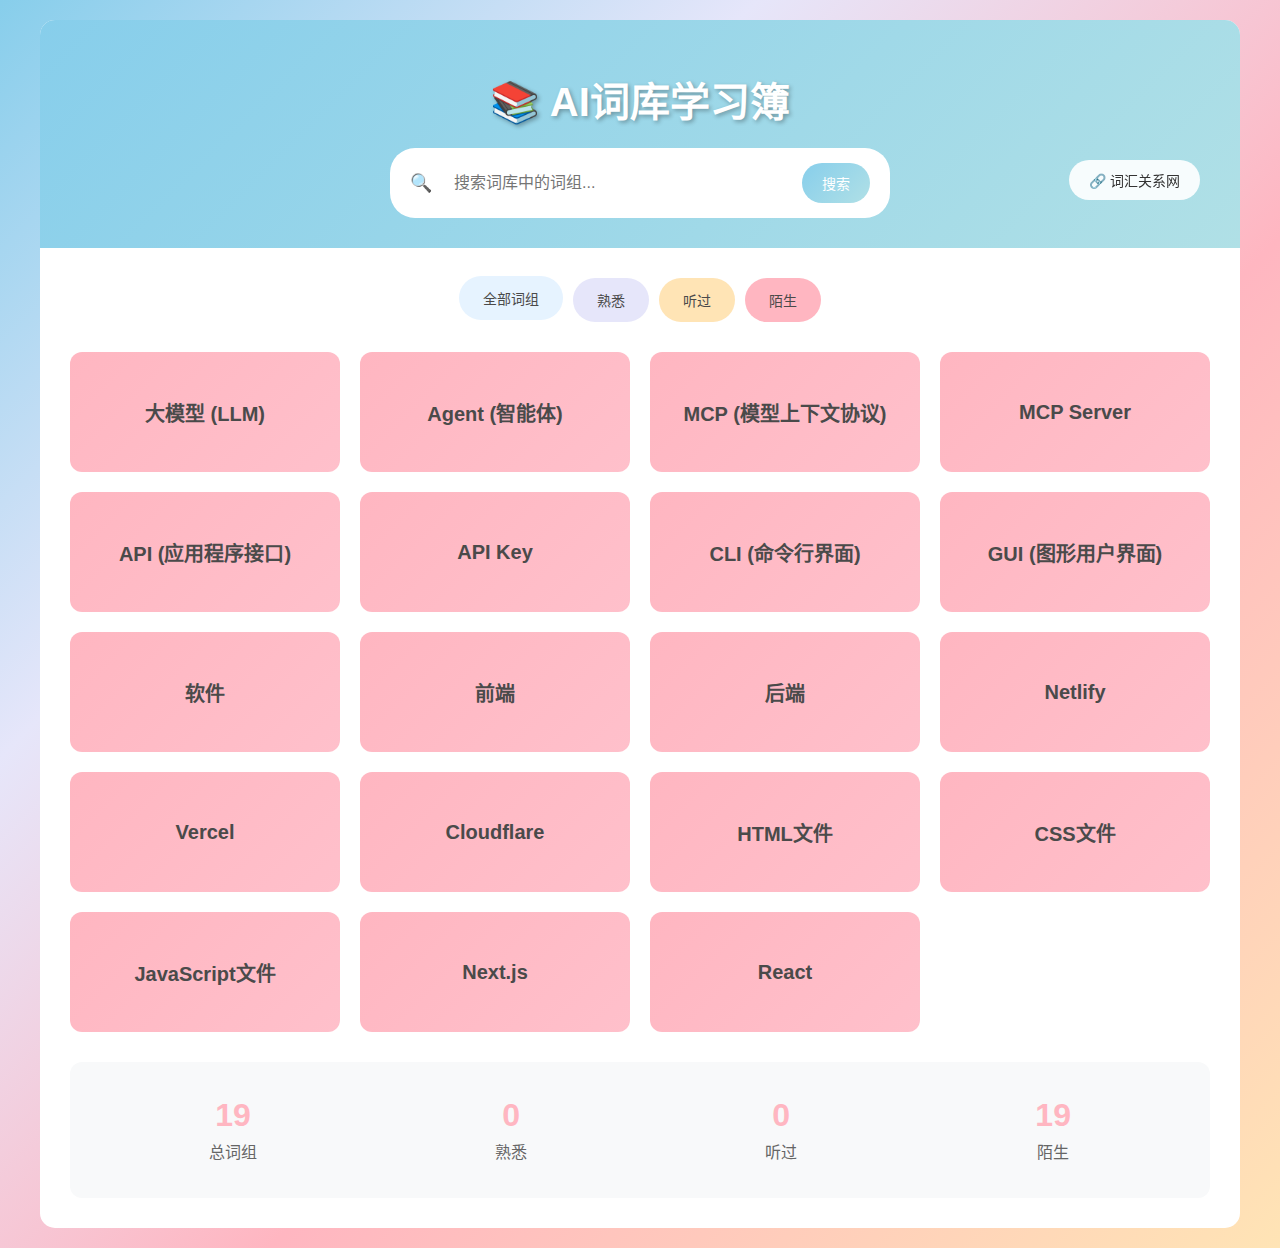
<file: index.html>
<!DOCTYPE html>
<html lang="zh-CN">
<head>
    <meta charset="UTF-8">
    <meta name="viewport" content="width=device-width, initial-scale=1.0">
    <title>AI词库学习簿</title>
    <link rel="stylesheet" href="styles.css">
</head>
<body>
    <div class="container">
        <!-- 右上角词汇关系网按钮 -->
        <div class="top-right-btn">
            <button class="relationship-btn" id="relationshipBtn">🔗 词汇关系网</button>
        </div>
        
        <div class="header">
            <div class="header-top">
                <h1>📚 AI词库学习簿</h1>
            </div>
            <div class="search-container">
                <div class="search-box">
                    <span class="search-icon">🔍</span>
                    <input type="text" id="searchInput" class="search-input" placeholder="搜索词库中的词组...">
                    <button type="button" id="searchBtn" class="search-btn">搜索</button>
                </div>
            </div>
        </div>

        <div class="main-content">
            <div class="status-tabs">
                <button class="status-tab active" data-status="all">全部词组</button>
                <button class="status-tab" data-status="familiar">熟悉</button>
                <button class="status-tab" data-status="heard">听过</button>
                <button class="status-tab" data-status="unknown">陌生</button>
            </div>

            <div class="words-grid" id="wordsGrid">
                <!-- 词组卡片将在这里动态生成 -->
            </div>

            <div class="stats">
                <div class="stat-item">
                    <div class="stat-number" id="totalCount">0</div>
                    <div class="stat-label">总词组</div>
                </div>
                <div class="stat-item">
                    <div class="stat-number" id="familiarCount">0</div>
                    <div class="stat-label">熟悉</div>
                </div>
                <div class="stat-item">
                    <div class="stat-number" id="heardCount">0</div>
                    <div class="stat-label">听过</div>
                </div>
                <div class="stat-item">
                    <div class="stat-number" id="unknownCount">0</div>
                    <div class="stat-label">陌生</div>
                </div>
            </div>
        </div>
    </div>

    <!-- 词汇关系网模态框 -->
    <div id="relationshipModal" class="relationship-modal">
        <div class="modal-content">
            <div class="modal-header">
                <h2>🔗 词汇关系网</h2>
                <button class="close-btn" id="closeModal">&times;</button>
            </div>
            <div class="modal-body">
                <div class="relationship-network" id="relationshipNetwork">
                    <!-- 词汇关系网将在这里动态生成 -->
                </div>
            </div>
        </div>
    </div>

    <script src="script.js"></script>
</body>
</html>
</file>
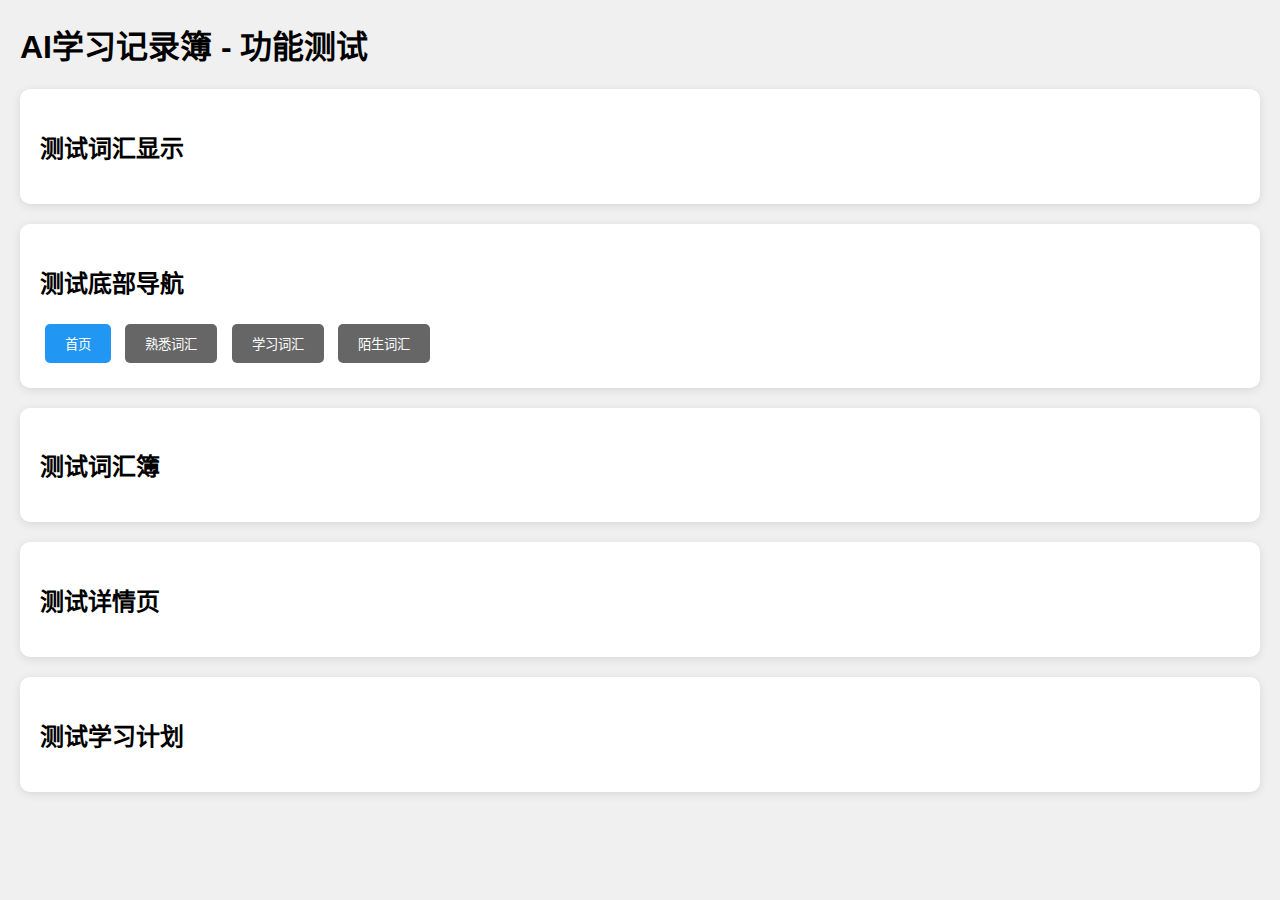
<file: test.html>
<!DOCTYPE html>
<html lang="zh-CN">
<head>
    <meta charset="UTF-8">
    <meta name="viewport" content="width=device-width, initial-scale=1.0">
    <title>AI学习记录簿 - 测试</title>
    <style>
        body {
            font-family: Arial, sans-serif;
            margin: 20px;
            background: #f0f0f0;
        }
        .test-section {
            background: white;
            padding: 20px;
            margin: 20px 0;
            border-radius: 10px;
            box-shadow: 0 2px 10px rgba(0,0,0,0.1);
        }
        .vocabulary-card {
            background: #e3f2fd;
            padding: 15px;
            margin: 10px 0;
            border-radius: 8px;
            border-left: 4px solid #2196f3;
        }
        .status {
            display: inline-block;
            padding: 5px 10px;
            border-radius: 15px;
            font-size: 12px;
            margin-top: 10px;
        }
        .status-unlearned { background: #fff3e0; color: #f57c00; }
        .status-learning { background: #e3f2fd; color: #1976d2; }
        .status-familiar { background: #e8f5e8; color: #388e3c; }
        .status-unfamiliar { background: #ffebee; color: #d32f2f; }
        button {
            background: #2196f3;
            color: white;
            border: none;
            padding: 10px 20px;
            border-radius: 5px;
            cursor: pointer;
            margin: 5px;
        }
        button:hover {
            background: #1976d2;
        }
        .nav-btn {
            background: #666;
            margin: 5px;
        }
        .nav-btn.active {
            background: #2196f3;
        }
    </style>
</head>
<body>
    <h1>AI学习记录簿 - 功能测试</h1>
    
    <div class="test-section">
        <h2>测试词汇显示</h2>
        <div id="vocabularyGrid"></div>
    </div>
    
    <div class="test-section">
        <h2>测试底部导航</h2>
        <div class="bottom-nav">
            <button class="nav-btn active" data-view="home">首页</button>
            <button class="nav-btn" data-view="familiar">熟悉词汇</button>
            <button class="nav-btn" data-view="learning">学习词汇</button>
            <button class="nav-btn" data-view="unfamiliar">陌生词汇</button>
        </div>
    </div>
    
    <div class="test-section">
        <h2>测试词汇簿</h2>
        <div id="vocabularyBooks" style="display: none;">
            <h3 id="booksTitle">词汇簿</h3>
            <button id="backToHome">返回首页</button>
            <div id="booksContent"></div>
        </div>
    </div>
    
    <div class="test-section">
        <h2>测试详情页</h2>
        <div id="vocabularyDetail" style="display: none;">
            <h3 id="detailTitle"></h3>
            <p id="detailDefinition"></p>
            <div id="featuresList"></div>
            <div id="applicationsCarousel"></div>
            <button id="closeDetail">关闭</button>
        </div>
    </div>
    
    <div class="test-section">
        <h2>测试学习计划</h2>
        <div id="studyPlanModal" style="display: none;">
            <h3>学习计划</h3>
            <div id="planContent"></div>
            <button id="closePlanModal">关闭</button>
        </div>
    </div>

    <script>
        // 简化的测试数据
        const vocabularyData = [
            {
                id: 1,
                title: "大模型 (LLM)",
                description: "基于海量数据训练的"人工智能大脑"",
                category: "ai",
                status: "unlearned",
                definition: "大语言模型（Large Language Model）是一种基于深度学习的自然语言处理模型。",
                features: [
                    { icon: "🧠", text: "海量数据训练" },
                    { icon: "💬", text: "语言理解生成" }
                ],
                applications: [
                    { name: "GPT-4", description: "OpenAI开发的大语言模型" },
                    { name: "Claude 3", description: "Anthropic开发的AI助手" }
                ]
            },
            {
                id: 2,
                title: "Agent (智能体)",
                description: "拥有"大脑"的"虚拟员工"",
                category: "ai",
                status: "unlearned",
                definition: "智能体是一种能够感知环境、做出决策并执行行动的AI系统。",
                features: [
                    { icon: "👁️", text: "环境感知" },
                    { icon: "🧠", text: "智能决策" }
                ],
                applications: [
                    { name: "Claude Code", description: "自动写代码、调试的AI助手" }
                ]
            }
        ];

        let currentView = 'home';
        let filteredVocabulary = [...vocabularyData];

        // 渲染词汇网格
        function renderVocabularyGrid() {
            const grid = document.getElementById('vocabularyGrid');
            grid.innerHTML = filteredVocabulary.map(item => `
                <div class="vocabulary-card">
                    <h3>${item.title}</h3>
                    <p>${item.description}</p>
                    <div class="status status-${item.status}" onclick="changeStatus(${item.id})">
                        ${getStatusText(item.status)}
                    </div>
                </div>
            `).join('');
        }

        // 获取状态文本
        function getStatusText(status) {
            const statusMap = {
                'unlearned': '未学习',
                'learning': '学习中',
                'familiar': '已熟悉',
                'unfamiliar': '需复习'
            };
            return statusMap[status] || '未学习';
        }

        // 改变状态
        function changeStatus(id) {
            const item = vocabularyData.find(v => v.id === id);
            if (item) {
                const statuses = ['unlearned', 'learning', 'familiar', 'unfamiliar'];
                const currentIndex = statuses.indexOf(item.status);
                const nextIndex = (currentIndex + 1) % statuses.length;
                item.status = statuses[nextIndex];
                renderVocabularyGrid();
            }
        }

        // 切换视图
        function switchView(view) {
            currentView = view;
            console.log('切换到视图:', view);
            
            // 更新导航按钮状态
            document.querySelectorAll('.nav-btn').forEach(btn => {
                btn.classList.toggle('active', btn.dataset.view === view);
            });
            
            if (view === 'home') {
                document.getElementById('vocabularyBooks').style.display = 'none';
                renderVocabularyGrid();
            } else {
                document.getElementById('vocabularyBooks').style.display = 'block';
                document.getElementById('booksTitle').textContent = getBooksTitle(view);
                renderVocabularyBooks();
            }
        }

        // 获取词汇簿标题
        function getBooksTitle(view) {
            const titles = {
                'familiar': '熟悉词汇簿',
                'learning': '学习词汇簿',
                'unfamiliar': '陌生词汇簿'
            };
            return titles[view] || '词汇簿';
        }

        // 渲染词汇簿
        function renderVocabularyBooks() {
            const status = currentView;
            const items = vocabularyData.filter(item => item.status === status);
            const content = document.getElementById('booksContent');
            
            content.innerHTML = `
                <h4>${getBooksTitle(status)} (${items.length})</h4>
                ${items.map(item => `
                    <div class="vocabulary-card">
                        <h4>${item.title}</h4>
                        <p>${item.description}</p>
                    </div>
                `).join('')}
            `;
        }

        // 设置事件监听器
        function setupEventListeners() {
            // 底部导航点击
            document.querySelectorAll('.nav-btn').forEach(btn => {
                btn.addEventListener('click', (e) => {
                    const view = e.target.closest('.nav-btn').dataset.view;
                    if (view) {
                        switchView(view);
                    }
                });
            });

            // 返回首页
            document.getElementById('backToHome').addEventListener('click', () => {
                switchView('home');
            });
        }

        // 初始化
        function initApp() {
            console.log('初始化测试应用');
            console.log('词汇数据数量:', vocabularyData.length);
            renderVocabularyGrid();
            setupEventListeners();
        }

        // 页面加载完成后初始化
        document.addEventListener('DOMContentLoaded', initApp);
    </script>
</body>
</html>
</file>
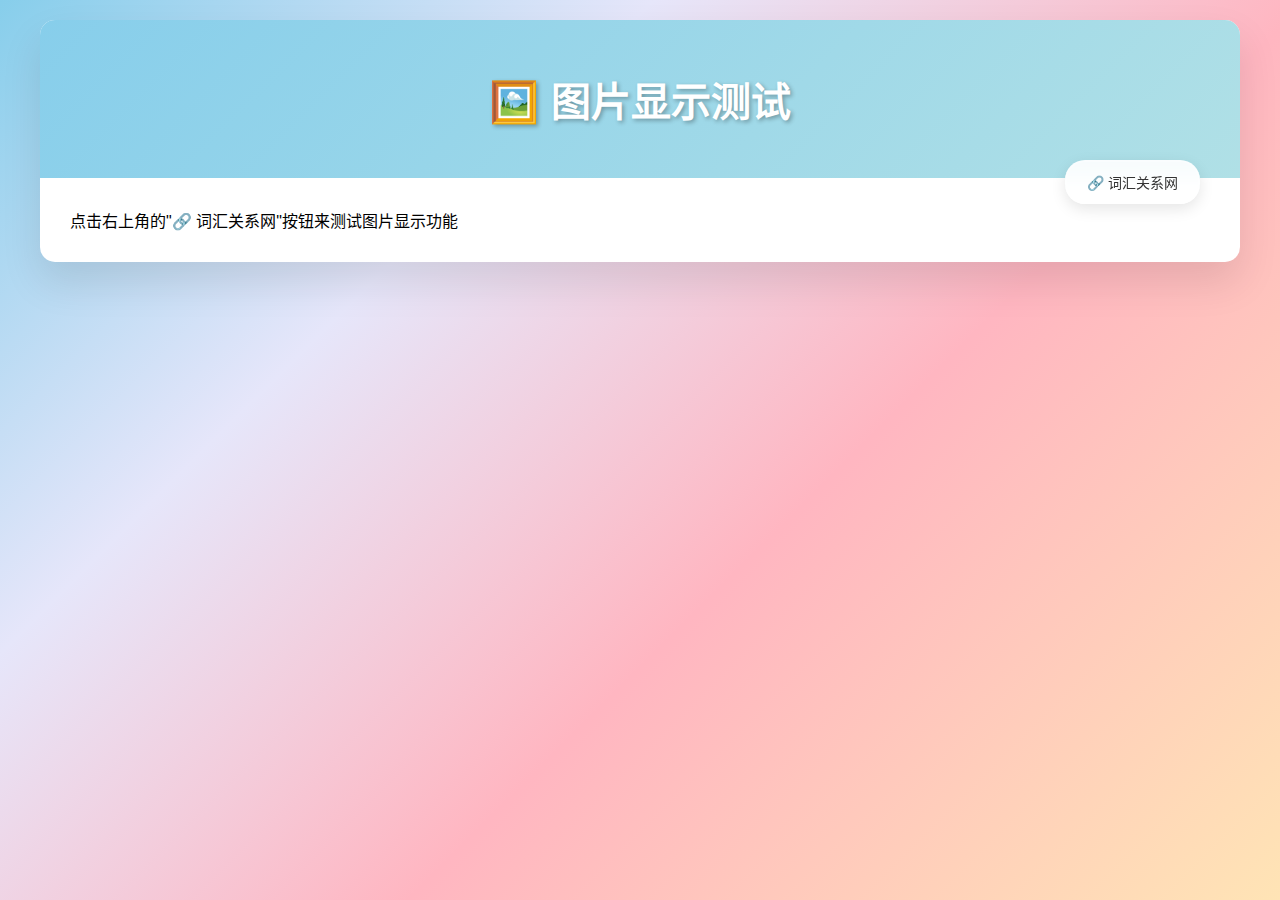
<file: test_image.html>
<!DOCTYPE html>
<html lang="zh-CN">
<head>
    <meta charset="UTF-8">
    <meta name="viewport" content="width=device-width, initial-scale=1.0">
    <title>图片显示测试</title>
    <link rel="stylesheet" href="styles.css">
</head>
<body>
    <div class="container">
        <div class="top-right-btn">
            <button class="relationship-btn" id="relationshipBtn">🔗 词汇关系网</button>
        </div>
        
        <div class="header">
            <div class="header-top">
                <h1>🖼️ 图片显示测试</h1>
            </div>
        </div>

        <div class="main-content">
            <p>点击右上角的"🔗 词汇关系网"按钮来测试图片显示功能</p>
        </div>
    </div>

    <div id="relationshipModal" class="relationship-modal">
        <div class="modal-content">
            <div class="modal-header">
                <h2>🔗 词汇关系网</h2>
                <button class="close-btn" id="closeModal">&times;</button>
            </div>
            <div class="modal-body">
                <div class="relationship-network" id="relationshipNetwork">
                </div>
            </div>
        </div>
    </div>

    <script>
        // 词汇关系网功能
        function showRelationshipModal() {
            const modal = document.getElementById('relationshipModal');
            if (modal) {
                modal.classList.add('show');
                generateRelationshipNetwork();
                console.log('🔗 词汇关系网模态框已打开');
            }
        }

        function closeRelationshipModal() {
            const modal = document.getElementById('relationshipModal');
            if (modal) {
                modal.classList.remove('show');
                console.log('🔗 词汇关系网模态框已关闭');
            }
        }

        function generateRelationshipNetwork() {
            const networkContainer = document.getElementById('relationshipNetwork');
            if (!networkContainer) return;
            
            // 清空容器
            networkContainer.innerHTML = '';
            
            // 直接显示图片
            const networkHTML = `
                <div class="image-display">
                    <img src="deepseek_mermaid_20250831_888dff.png" alt="AI系统架构图" class="architecture-image">
                    <div class="image-caption">
                        <h3>🔗 AI智能体系统架构图</h3>
                        <p>完整的AI系统架构关系图，展示了从用户界面到AI核心的完整数据流</p>
                    </div>
                </div>
            `;
            
            networkContainer.innerHTML = networkHTML;
        }

        // 设置事件监听器
        document.addEventListener('DOMContentLoaded', function() {
            // 词汇关系网按钮事件
            const relationshipBtn = document.getElementById('relationshipBtn');
            if (relationshipBtn) {
                relationshipBtn.addEventListener('click', showRelationshipModal);
            }
            
            // 模态框关闭按钮事件
            const closeModalBtn = document.getElementById('closeModal');
            if (closeModalBtn) {
                closeModalBtn.addEventListener('click', closeRelationshipModal);
            }
            
            // 点击模态框外部关闭
            const modal = document.getElementById('relationshipModal');
            if (modal) {
                modal.addEventListener('click', function(e) {
                    if (e.target === modal) {
                        closeRelationshipModal();
                    }
                });
            }
            
            // ESC键关闭模态框
            document.addEventListener('keydown', function(e) {
                if (e.key === 'Escape') {
                    closeRelationshipModal();
                }
            });
            
            console.log('✅ 图片显示测试页面已加载');
        });
    </script>
</body>
</html>
</file>
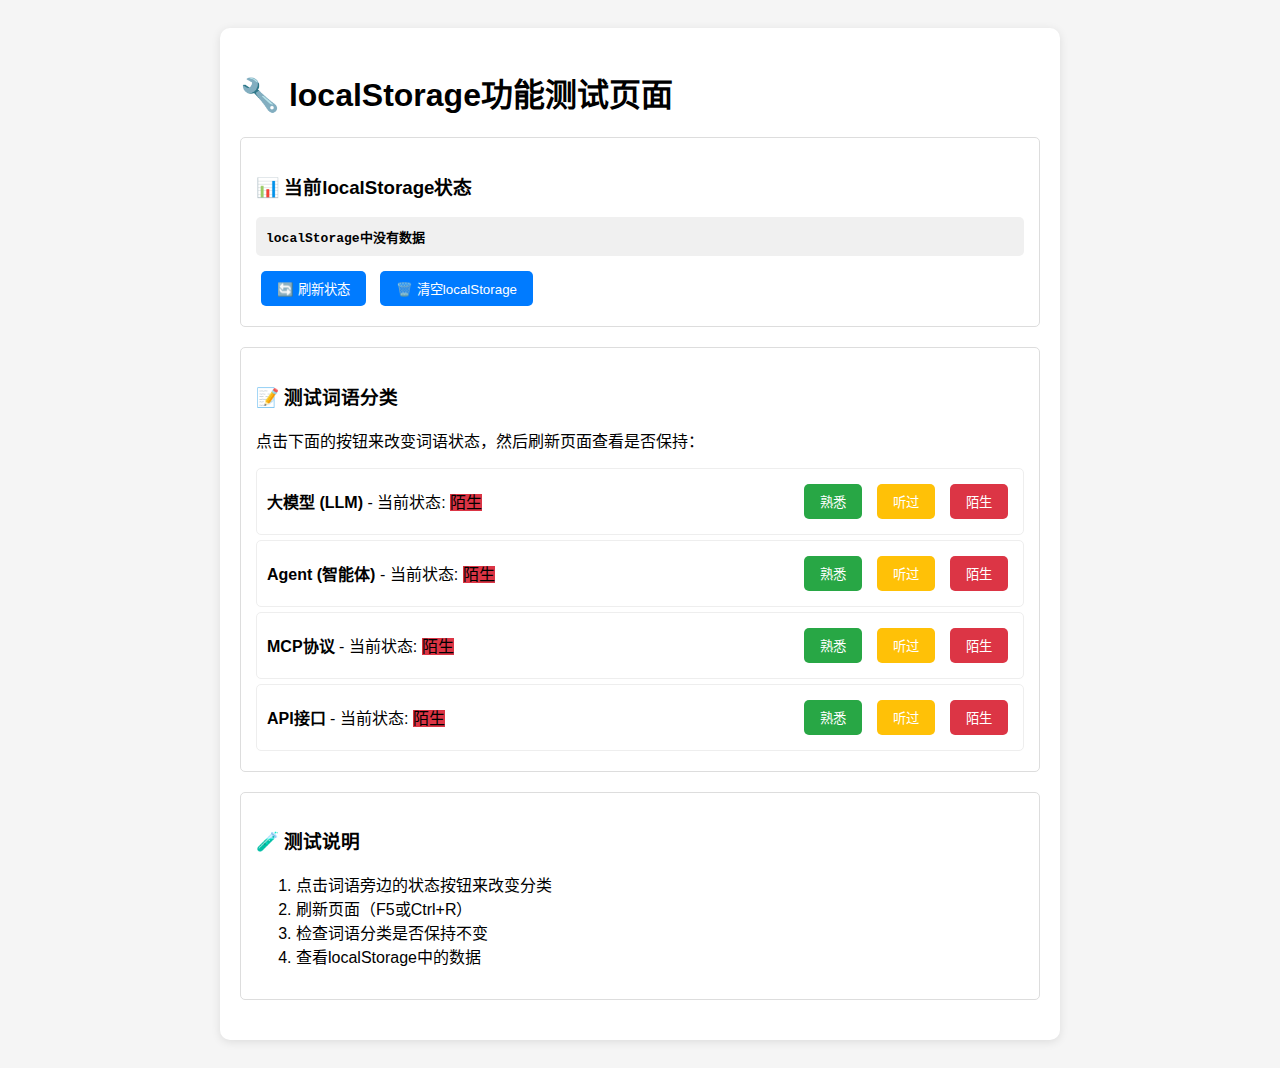
<file: test_localstorage.html>
<!DOCTYPE html>
<html lang="zh-CN">
<head>
    <meta charset="UTF-8">
    <meta name="viewport" content="width=device-width, initial-scale=1.0">
    <title>localStorage测试页面</title>
    <style>
        body {
            font-family: 'Microsoft YaHei', Arial, sans-serif;
            padding: 20px;
            background: #f5f5f5;
        }
        .container {
            max-width: 800px;
            margin: 0 auto;
            background: white;
            padding: 20px;
            border-radius: 10px;
            box-shadow: 0 2px 10px rgba(0,0,0,0.1);
        }
        .test-section {
            margin: 20px 0;
            padding: 15px;
            border: 1px solid #ddd;
            border-radius: 5px;
        }
        .status-display {
            background: #f0f0f0;
            padding: 10px;
            border-radius: 5px;
            margin: 10px 0;
            font-family: monospace;
        }
        button {
            background: #007bff;
            color: white;
            border: none;
            padding: 8px 16px;
            border-radius: 5px;
            cursor: pointer;
            margin: 5px;
        }
        button:hover {
            background: #0056b3;
        }
        .word-item {
            display: flex;
            justify-content: space-between;
            align-items: center;
            padding: 10px;
            border: 1px solid #eee;
            margin: 5px 0;
            border-radius: 5px;
        }
        .status-buttons {
            display: flex;
            gap: 5px;
        }
        .status-familiar { background: #28a745; }
        .status-heard { background: #ffc107; }
        .status-unknown { background: #dc3545; }
    </style>
</head>
<body>
    <div class="container">
        <h1>🔧 localStorage功能测试页面</h1>
        
        <div class="test-section">
            <h3>📊 当前localStorage状态</h3>
            <div id="localStorageStatus" class="status-display">
                正在检查localStorage...
            </div>
            <button onclick="checkLocalStorage()">🔄 刷新状态</button>
            <button onclick="clearLocalStorage()">🗑️ 清空localStorage</button>
        </div>
        
        <div class="test-section">
            <h3>📝 测试词语分类</h3>
            <p>点击下面的按钮来改变词语状态，然后刷新页面查看是否保持：</p>
            
            <div id="wordList">
                <!-- 词语列表将在这里动态生成 -->
            </div>
        </div>
        
        <div class="test-section">
            <h3>🧪 测试说明</h3>
            <ol>
                <li>点击词语旁边的状态按钮来改变分类</li>
                <li>刷新页面（F5或Ctrl+R）</li>
                <li>检查词语分类是否保持不变</li>
                <li>查看localStorage中的数据</li>
            </ol>
        </div>
    </div>

    <script>
        // 测试用的词语数据
        const testWords = [
            { id: 1, word: "大模型 (LLM)", status: "unknown" },
            { id: 2, word: "Agent (智能体)", status: "unknown" },
            { id: 3, word: "MCP协议", status: "unknown" },
            { id: 4, word: "API接口", status: "unknown" }
        ];

        // 从localStorage加载词语状态
        function loadWordStatuses() {
            const savedStatuses = localStorage.getItem('wordStatuses');
            if (savedStatuses) {
                try {
                    const statuses = JSON.parse(savedStatuses);
                    testWords.forEach(word => {
                        if (statuses[word.id] && statuses[word.id].status) {
                            word.status = statuses[word.id].status;
                        }
                    });
                    console.log('✅ 已从localStorage加载词语状态');
                } catch (error) {
                    console.error('❌ 加载词语状态时出错:', error);
                }
            }
        }

        // 保存词语状态到localStorage
        function saveWordStatuses() {
            try {
                const statuses = {};
                testWords.forEach(word => {
                    statuses[word.id] = {
                        status: word.status,
                        lastUpdated: new Date().toISOString()
                    };
                });
                localStorage.setItem('wordStatuses', JSON.stringify(statuses));
                console.log('✅ 词语状态已保存到localStorage');
                checkLocalStorage(); // 更新显示
            } catch (error) {
                console.error('❌ 保存词语状态时出错:', error);
            }
        }

        // 更新词语状态
        function updateWordStatus(id, status) {
            const word = testWords.find(w => w.id === id);
            if (word) {
                word.status = status;
                saveWordStatuses();
                renderWordList();
                console.log(`✅ 词语"${word.word}"状态已更新为"${status}"`);
            }
        }

        // 渲染词语列表
        function renderWordList() {
            const wordList = document.getElementById('wordList');
            wordList.innerHTML = testWords.map(word => `
                <div class="word-item">
                    <span><strong>${word.word}</strong> - 当前状态: <span class="status-${word.status}">${getStatusText(word.status)}</span></span>
                    <div class="status-buttons">
                        <button class="status-familiar" onclick="updateWordStatus(${word.id}, 'familiar')">熟悉</button>
                        <button class="status-heard" onclick="updateWordStatus(${word.id}, 'heard')">听过</button>
                        <button class="status-unknown" onclick="updateWordStatus(${word.id}, 'unknown')">陌生</button>
                    </div>
                </div>
            `).join('');
        }

        // 获取状态文本
        function getStatusText(status) {
            const statusMap = {
                'familiar': '熟悉',
                'heard': '听过',
                'unknown': '陌生'
            };
            return statusMap[status] || '未知';
        }

        // 检查localStorage状态
        function checkLocalStorage() {
            const statusDiv = document.getElementById('localStorageStatus');
            const savedStatuses = localStorage.getItem('wordStatuses');
            
            if (savedStatuses) {
                try {
                    const statuses = JSON.parse(savedStatuses);
                    statusDiv.innerHTML = `
                        <strong>localStorage中有数据：</strong><br>
                        <pre>${JSON.stringify(statuses, null, 2)}</pre>
                    `;
                } catch (error) {
                    statusDiv.innerHTML = `<strong>❌ 解析localStorage数据时出错：</strong> ${error.message}`;
                }
            } else {
                statusDiv.innerHTML = '<strong>localStorage中没有数据</strong>';
            }
        }

        // 清空localStorage
        function clearLocalStorage() {
            localStorage.removeItem('wordStatuses');
            console.log('🗑️ localStorage已清空');
            checkLocalStorage();
            
            // 重置词语状态
            testWords.forEach(word => word.status = 'unknown');
            renderWordList();
        }

        // 页面加载完成后初始化
        document.addEventListener('DOMContentLoaded', function() {
            console.log('🚀 测试页面开始加载');
            loadWordStatuses();
            renderWordList();
            checkLocalStorage();
            console.log('✅ 测试页面初始化完成');
        });
    </script>
</body>
</html>
</file>
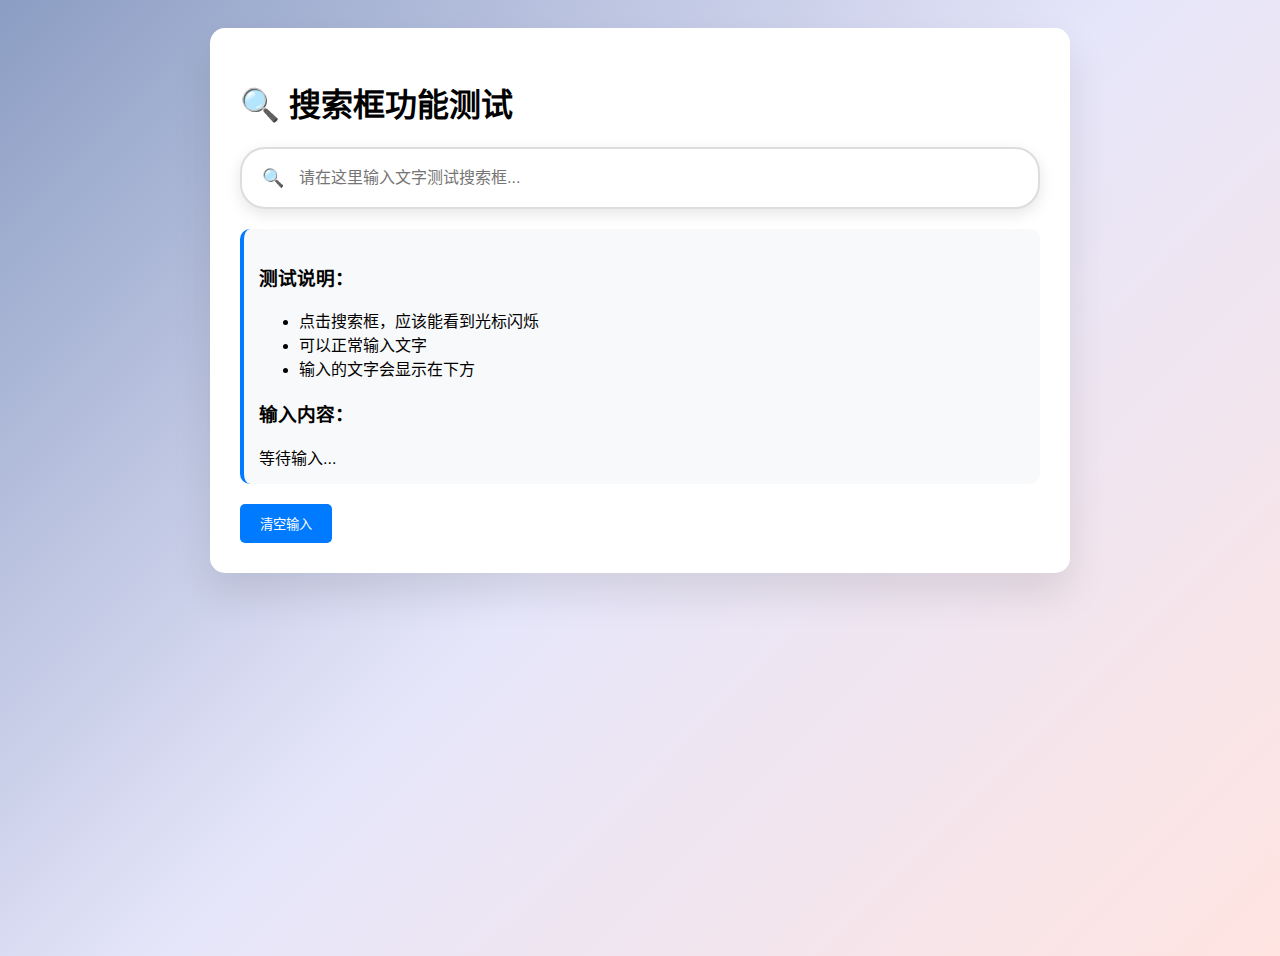
<file: test_search.html>
<!DOCTYPE html>
<html lang="zh-CN">
<head>
    <meta charset="UTF-8">
    <meta name="viewport" content="width=device-width, initial-scale=1.0">
    <title>搜索框测试</title>
    <style>
        body {
            font-family: 'Microsoft YaHei', Arial, sans-serif;
            background: linear-gradient(135deg, #8B9DC3 0%, #E6E6FA 50%, #FFE4E1 100%);
            min-height: 100vh;
            padding: 20px;
        }
        
        .container {
            max-width: 800px;
            margin: 0 auto;
            background: white;
            border-radius: 15px;
            padding: 30px;
            box-shadow: 0 20px 40px rgba(0,0,0,0.1);
        }
        
        .search-box {
            display: flex;
            align-items: center;
            background: white;
            border: 2px solid #ddd;
            border-radius: 25px;
            padding: 15px 20px;
            box-shadow: 0 5px 15px rgba(0,0,0,0.1);
            margin: 20px 0;
        }
        
        .search-input {
            flex: 1;
            border: none;
            outline: none;
            font-size: 16px;
            padding: 5px;
            background: transparent;
            color: #333;
        }
        
        .search-icon {
            color: #666;
            margin-right: 10px;
            font-size: 18px;
        }
        
        .test-result {
            margin-top: 20px;
            padding: 15px;
            background: #f8f9fa;
            border-radius: 10px;
            border-left: 4px solid #007bff;
        }
    </style>
</head>
<body>
    <div class="container">
        <h1>🔍 搜索框功能测试</h1>
        
        <div class="search-box">
            <span class="search-icon">🔍</span>
            <input type="text" id="testSearchInput" class="search-input" placeholder="请在这里输入文字测试搜索框...">
        </div>
        
        <div class="test-result">
            <h3>测试说明：</h3>
            <ul>
                <li>点击搜索框，应该能看到光标闪烁</li>
                <li>可以正常输入文字</li>
                <li>输入的文字会显示在下方</li>
            </ul>
            
            <h3>输入内容：</h3>
            <div id="inputDisplay">等待输入...</div>
        </div>
        
        <button onclick="clearInput()" style="margin-top: 20px; padding: 10px 20px; background: #007bff; color: white; border: none; border-radius: 5px; cursor: pointer;">清空输入</button>
    </div>

    <script>
        const searchInput = document.getElementById('testSearchInput');
        const inputDisplay = document.getElementById('inputDisplay');
        
        searchInput.addEventListener('input', function(e) {
            inputDisplay.textContent = e.target.value || '等待输入...';
        });
        
        searchInput.addEventListener('focus', function() {
            console.log('搜索框获得焦点');
        });
        
        searchInput.addEventListener('blur', function() {
            console.log('搜索框失去焦点');
        });
        
        function clearInput() {
            searchInput.value = '';
            inputDisplay.textContent = '等待输入...';
            searchInput.focus();
        }
        
        // 页面加载完成后自动聚焦到搜索框
        window.addEventListener('load', function() {
            searchInput.focus();
        });
    </script>
</body>
</html>
</file>
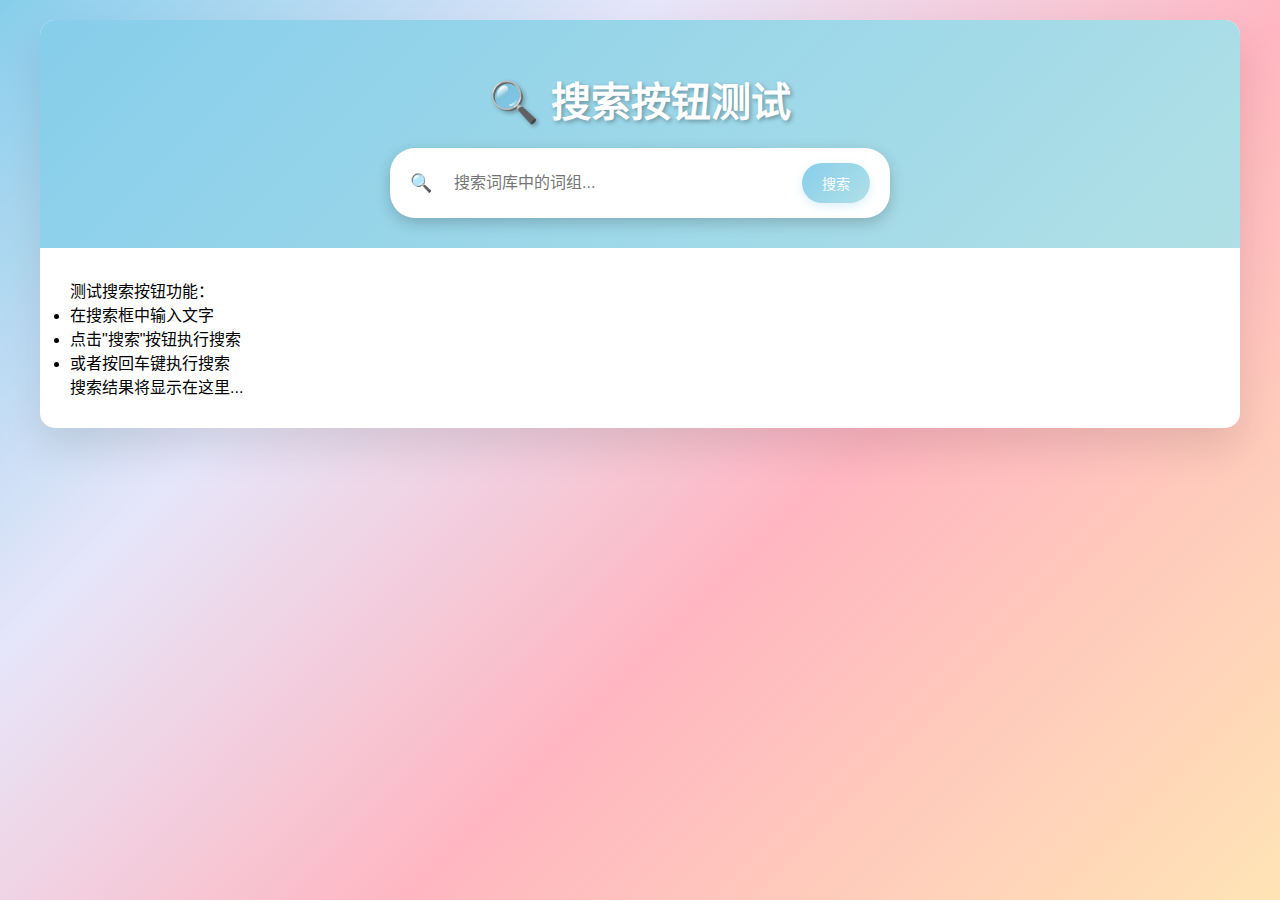
<file: test_search_button.html>
<!DOCTYPE html>
<html lang="zh-CN">
<head>
    <meta charset="UTF-8">
    <meta name="viewport" content="width=device-width, initial-scale=1.0">
    <title>搜索按钮测试</title>
    <link rel="stylesheet" href="styles.css">
</head>
<body>
    <div class="container">
        <div class="header">
            <div class="header-top">
                <h1>🔍 搜索按钮测试</h1>
            </div>
            <div class="search-container">
                <div class="search-box">
                    <span class="search-icon">🔍</span>
                    <input type="text" id="searchInput" class="search-input" placeholder="搜索词库中的词组...">
                    <button type="button" id="searchBtn" class="search-btn">搜索</button>
                </div>
            </div>
        </div>

        <div class="main-content">
            <p>测试搜索按钮功能：</p>
            <ul>
                <li>在搜索框中输入文字</li>
                <li>点击"搜索"按钮执行搜索</li>
                <li>或者按回车键执行搜索</li>
            </ul>
            
            <div id="searchResults">
                <p>搜索结果将显示在这里...</p>
            </div>
        </div>
    </div>

    <script>
        // 模拟词库数据
        const testWords = [
            { word: "AI", meaning: "人工智能" },
            { word: "Machine Learning", meaning: "机器学习" },
            { word: "Deep Learning", meaning: "深度学习" },
            { word: "Neural Network", meaning: "神经网络" }
        ];

        // 搜索功能
        function performSearch() {
            const searchInput = document.getElementById('searchInput');
            const searchTerm = searchInput.value.trim().toLowerCase();
            const resultsDiv = document.getElementById('searchResults');
            
            if (searchTerm === '') {
                resultsDiv.innerHTML = '<p>请输入搜索内容</p>';
                return;
            }
            
            const results = testWords.filter(word => 
                word.word.toLowerCase().includes(searchTerm) || 
                word.meaning.toLowerCase().includes(searchTerm)
            );
            
            if (results.length > 0) {
                const resultsHTML = results.map(word => 
                    `<div style="margin: 10px 0; padding: 10px; background: #f5f5f5; border-radius: 5px;">
                        <strong>${word.word}</strong>: ${word.meaning}
                    </div>`
                ).join('');
                resultsDiv.innerHTML = `<h3>找到 ${results.length} 个结果：</h3>${resultsHTML}`;
            } else {
                resultsDiv.innerHTML = '<p>没有找到匹配的结果</p>';
            }
            
            console.log(`🔍 搜索"${searchTerm}"，找到 ${results.length} 个结果`);
        }

        // 设置事件监听器
        document.addEventListener('DOMContentLoaded', function() {
            // 搜索按钮事件
            const searchBtn = document.getElementById('searchBtn');
            if (searchBtn) {
                searchBtn.addEventListener('click', performSearch);
                console.log('✅ 搜索按钮事件监听器已设置');
            }
            
            // 搜索框回车键事件
            const searchInput = document.getElementById('searchInput');
            if (searchInput) {
                searchInput.addEventListener('keypress', function(e) {
                    if (e.key === 'Enter') {
                        performSearch();
                    }
                });
                console.log('✅ 搜索框回车键事件监听器已设置');
            }
            
            console.log('✅ 搜索按钮测试页面已加载');
        });
    </script>
</body>
</html>
</file>
<file: styles.css>
* {
    margin: 0;
    padding: 0;
    box-sizing: border-box;
}

/* 全面移除所有光标闪烁和焦点轮廓，但保留输入框 */
* {
    outline: none !important;
}

/* 移除所有输入框的光标闪烁 */
input, textarea, [contenteditable], select {
    outline: none !important;
    -webkit-appearance: none;
    -moz-appearance: none;
    appearance: none;
}

/* 搜索框专用样式，确保可以正常使用 */
.search-input {
    flex: 1;
    border: none;
    outline: none;
    font-size: 16px;
    padding: 5px;
    background: transparent;
    color: #333;
    caret-color: #333 !important;
    cursor: text;
    position: relative;
    z-index: 100;
    pointer-events: auto;
    min-height: 20px;
    width: 100%;
    box-sizing: border-box;
    user-select: text !important;
    -webkit-user-select: text !important;
    -moz-user-select: text !important;
    -ms-user-select: text !important;
}

.search-input:focus {
    outline: none !important;
    border: none !important;
    box-shadow: none !important;
    background: rgba(255, 255, 255, 0.9) !important;
    caret-color: #333 !important;
}

.search-input:hover {
    background: rgba(255, 255, 255, 0.8) !important;
}

/* 移除按钮的焦点轮廓 */
button:focus, button:active {
    outline: none !important;
    border: none !important;
    box-shadow: none !important;
}

/* 移除所有元素的焦点轮廓 */
*:focus, *:active {
    outline: none !important;
    border: none !important;
    box-shadow: none !important;
}

/* 移除文本选择时的光标 */
::selection {
    background: transparent !important;
    color: inherit !important;
}

::-moz-selection {
    background: transparent !important;
    color: inherit !important;
}

/* 移除所有可点击元素的焦点样式 */
a:focus, div:focus, span:focus, p:focus {
    outline: none !important;
    border: none !important;
    box-shadow: none !important;
}

/* 确保卡片点击时不会出现光标 */
.word-card {
    user-select: none;
    -webkit-user-select: none;
    -moz-user-select: none;
    -ms-user-select: none;
}

/* 移除状态按钮的焦点样式 */
.status-btn:focus, .status-btn-inline:focus {
    outline: none !important;
    border: none !important;
    box-shadow: none !important;
}

body {
    font-family: 'Microsoft YaHei', Arial, sans-serif;
    background: linear-gradient(135deg, #87CEEB 0%, #E6E6FA 30%, #FFB6C1 60%, #FFE4B5 100%);
    min-height: 100vh;
    padding: 20px;
}

.container {
    max-width: 1200px;
    margin: 0 auto;
    background: white;
    border-radius: 15px;
    box-shadow: 0 20px 40px rgba(0,0,0,0.1);
    overflow: hidden;
    position: relative;
}

/* 右上角词汇关系网按钮 */
.top-right-btn {
    position: absolute;
    top: 140px;
    right: 40px;
    z-index: 100;
}

.top-right-btn .relationship-btn {
    background: rgba(255, 255, 255, 0.9);
    color: #333;
    border: 2px solid rgba(255, 255, 255, 0.3);
    border-radius: 20px;
    padding: 10px 20px;
    font-size: 14px;
    cursor: pointer;
    transition: all 0.3s ease;
    backdrop-filter: blur(10px);
    font-family: 'Microsoft YaHei', Arial, sans-serif;
    box-shadow: 0 5px 15px rgba(0, 0, 0, 0.1);
}

.top-right-btn .relationship-btn:hover {
    background: rgba(255, 255, 255, 1);
    border-color: rgba(255, 255, 255, 0.5);
    transform: translateY(-2px);
    box-shadow: 0 8px 25px rgba(0, 0, 0, 0.15);
}

.top-right-btn .relationship-btn:active {
    transform: translateY(0);
}

.header {
    background: linear-gradient(135deg, #87CEEB 0%, #B0E0E6 100%);
    padding: 30px;
    text-align: center;
    color: white;
    padding-top: 50px;
}

.header h1 {
    font-size: 2.5em;
    margin-bottom: 20px;
    text-shadow: 2px 2px 4px rgba(0,0,0,0.3);
}

.search-container {
    position: relative;
    max-width: 500px;
    margin: 0 auto;
    pointer-events: auto;
    z-index: 10;
}

.search-box {
    display: flex;
    align-items: center;
    background: white;
    border-radius: 25px;
    padding: 15px 20px;
    box-shadow: 0 5px 15px rgba(0,0,0,0.2);
    gap: 10px;
}

.search-input {
    flex: 1;
    border: none;
    outline: none;
    font-size: 16px;
    padding: 8px 12px;
    background: transparent;
    color: #333;
    caret-color: #333 !important;
    cursor: text;
    position: relative;
    z-index: 100;
    pointer-events: auto;
    min-height: 20px;
    box-sizing: border-box;
    user-select: text !important;
    -webkit-user-select: text !important;
    -moz-user-select: text !important;
    -ms-user-select: text !important;
}

.search-icon {
    color: #666;
    font-size: 18px;
}

.search-input:focus {
    outline: none !important;
    border: none !important;
    box-shadow: none !important;
    background: rgba(255, 255, 255, 0.9) !important;
    caret-color: #333 !important;
}

.search-input:hover {
    background: rgba(255, 255, 255, 0.8) !important;
}

/* 搜索按钮样式 */
.search-btn {
    background: linear-gradient(135deg, #87CEEB, #B0E0E6);
    color: white;
    border: none;
    border-radius: 20px;
    padding: 10px 20px;
    font-size: 14px;
    cursor: pointer;
    transition: all 0.3s ease;
    font-family: 'Microsoft YaHei', Arial, sans-serif;
    box-shadow: 0 3px 10px rgba(135, 206, 235, 0.3);
}

.search-btn:hover {
    background: linear-gradient(135deg, #B0E0E6, #87CEEB);
    transform: translateY(-2px);
    box-shadow: 0 5px 15px rgba(135, 206, 235, 0.4);
}

.search-btn:active {
    transform: translateY(0);
}

.search-btn:focus {
    outline: none;
    box-shadow: 0 0 0 3px rgba(135, 206, 235, 0.3);
}

.main-content {
    padding: 30px;
}

.status-tabs {
    display: flex;
    justify-content: center;
    margin-bottom: 30px;
    gap: 10px;
}

.status-tab {
    padding: 12px 24px;
    border: none;
    border-radius: 25px;
    background: #f0f0f0;
    color: #666;
    cursor: pointer;
    transition: all 0.3s ease;
    font-size: 14px;
}

/* 全部词组标签样式 */
.status-tab[data-status="all"] {
    background: #E6F3FF;
    color: #4A4A4A;
    border: 2px solid #B0E0E6;
}

/* 熟悉标签样式 */
.status-tab[data-status="familiar"] {
    background: #E6E6FA;
    color: #4A4A4A;
    border: 2px solid #D8BFD8;
}

/* 听过标签样式 */
.status-tab[data-status="heard"] {
    background: #FFE4B5;
    color: #4A4A4A;
    border: 2px solid #FFDAB9;
}

/* 陌生标签样式 */
.status-tab[data-status="unknown"] {
    background: #FFB6C1;
    color: #4A4A4A;
    border: 2px solid #FFC0CB;
}

.status-tab.active {
    transform: translateY(-2px);
    box-shadow: 0 5px 15px rgba(0,0,0,0.2);
}

/* 全部词组标签活跃状态 */
.status-tab[data-status="all"].active {
    background: #E6F3FF;
    color: #4A4A4A;
    border: 2px solid #B0E0E6;
    box-shadow: 0 5px 15px rgba(230, 243, 255, 0.4);
}

/* 熟悉标签活跃状态 */
.status-tab[data-status="familiar"].active {
    background: #E6E6FA;
    color: #4A4A4A;
    border: 2px solid #D8BFD8;
    box-shadow: 0 5px 15px rgba(230, 230, 250, 0.4);
}

/* 听过标签活跃状态 */
.status-tab[data-status="heard"].active {
    background: #FFE4B5;
    color: #4A4A4A;
    border: 2px solid #FFDAB9;
    box-shadow: 0 5px 15px rgba(255, 228, 181, 0.4);
}

/* 陌生标签活跃状态 */
.status-tab[data-status="unknown"].active {
    background: #FFB6C1;
    color: #4A4A4A;
    border: 2px solid #FFC0CB;
    box-shadow: 0 5px 15px rgba(255, 182, 193, 0.4);
}

.status-tab:hover {
    transform: translateY(-2px);
    box-shadow: 0 5px 15px rgba(0,0,0,0.2);
}

.words-grid {
    display: grid;
    grid-template-columns: repeat(auto-fill, minmax(250px, 1fr));
    gap: 20px;
    margin-bottom: 30px;
}

.word-card {
    background: white;
    border: 2px solid #e0e0e0;
    border-radius: 12px;
    padding: 20px;
    text-align: center;
    cursor: pointer;
    transition: all 0.3s ease;
    position: relative;
    overflow: hidden;
}

.word-card:hover {
    transform: translateY(-5px);
    box-shadow: 0 10px 25px rgba(0,0,0,0.15);
    border-color: #FFB6C1;
}

.word-card.familiar {
    border-color: #E6E6FA;
    background: linear-gradient(135deg, #E6E6FA, #D8BFD8);
    color: #4A4A4A;
}

.word-card.heard {
    border-color: #FFE4B5;
    background: linear-gradient(135deg, #FFE4B5, #FFDAB9);
    color: #4A4A4A;
}

.word-card.unknown {
    border-color: #FFB6C1;
    background: linear-gradient(135deg, #FFB6C1, #FFC0CB);
    color: #4A4A4A;
}

.word-text {
    font-size: 18px;
    font-weight: bold;
    margin-bottom: 10px;
}

.word-meaning {
    font-size: 14px;
    opacity: 0.8;
    margin-bottom: 15px;
}

.status-buttons {
    display: flex;
    gap: 8px;
    justify-content: center;
}

.status-btn {
    padding: 6px 12px;
    border: none;
    border-radius: 15px;
    font-size: 12px;
    cursor: pointer;
    transition: all 0.3s ease;
    color: white;
}

.status-btn.familiar {
    background: #E6E6FA;
    color: #4A4A4A;
}

.status-btn.heard {
    background: #FFE4B5;
    color: #4A4A4A;
}

.status-btn.unknown {
    background: #FFB6C1;
    color: #4A4A4A;
}

.status-btn:hover {
    transform: scale(1.05);
    box-shadow: 0 3px 8px rgba(0,0,0,0.3);
}

.stats {
    display: flex;
    justify-content: space-around;
    background: #f8f9fa;
    padding: 20px;
    border-radius: 12px;
    margin-top: 20px;
}

.stat-item {
    text-align: center;
    cursor: pointer;
    padding: 15px;
    border-radius: 10px;
    transition: all 0.3s ease;
    position: relative;
    overflow: hidden;
}

/* 总词组统计项样式 */
.stat-item[data-status="all"] {
    border: 2px solid #B0E0E6;
}

/* 熟悉统计项样式 */
.stat-item[data-status="familiar"] {
    border: 2px solid #E6E6FA;
}

/* 听过统计项样式 */
.stat-item[data-status="heard"] {
    border: 2px solid #FFE4B5;
}

/* 陌生统计项样式 */
.stat-item[data-status="unknown"] {
    border: 2px solid #FFB6C1;
}

.stat-item:hover {
    transform: translateY(-3px);
}

/* 总词组统计项悬停效果 */
.stat-item[data-status="all"]:hover {
    background: rgba(230, 243, 255, 0.1);
    box-shadow: 0 5px 15px rgba(230, 243, 255, 0.2);
}

/* 熟悉统计项悬停效果 */
.stat-item[data-status="familiar"]:hover {
    background: rgba(230, 230, 250, 0.1);
    box-shadow: 0 5px 15px rgba(230, 230, 250, 0.2);
}

/* 听过统计项悬停效果 */
.stat-item[data-status="heard"]:hover {
    background: rgba(255, 228, 181, 0.1);
    box-shadow: 0 5px 15px rgba(255, 228, 181, 0.2);
}

/* 陌生统计项悬停效果 */
.stat-item[data-status="unknown"]:hover {
    background: rgba(255, 182, 193, 0.1);
    box-shadow: 0 5px 15px rgba(255, 182, 193, 0.2);
}

.stat-item:active {
    transform: translateY(-1px);
}

.stat-item::before {
    content: '';
    position: absolute;
    top: 0;
    left: -100%;
    width: 100%;
    height: 100%;
    background: linear-gradient(90deg, transparent, rgba(79, 172, 254, 0.1), transparent);
    transition: left 0.5s;
}

.stat-item:hover::before {
    left: 100%;
}

.stat-item.active {
    transform: translateY(-3px);
}

/* 总词组统计项活跃状态 */
.stat-item[data-status="all"].active {
    background: linear-gradient(135deg, #E6F3FF, #B0E0E6);
    color: white;
    box-shadow: 0 8px 25px rgba(230, 243, 255, 0.4);
}

/* 熟悉统计项活跃状态 */
.stat-item[data-status="familiar"].active {
    background: linear-gradient(135deg, #E6E6FA, #D8BFD8);
    color: white;
    box-shadow: 0 8px 25px rgba(230, 230, 250, 0.4);
}

/* 听过统计项活跃状态 */
.stat-item[data-status="heard"].active {
    background: linear-gradient(135deg, #FFE4B5, #FFDAB9);
    color: white;
    box-shadow: 0 8px 25px rgba(255, 228, 181, 0.4);
}

/* 陌生统计项活跃状态 */
.stat-item[data-status="unknown"].active {
    background: linear-gradient(135deg, #FFB6C1, #FFC0CB);
    color: white;
    box-shadow: 0 8px 25px rgba(255, 182, 193, 0.4);
}

.stat-item.active .stat-number,
.stat-item.active .stat-label {
    color: white;
}

.stat-number {
    font-size: 2em;
    font-weight: bold;
    color: #FFB6C1;
    transition: color 0.3s ease;
}

.stat-label {
    color: #666;
    margin-top: 5px;
    transition: color 0.3s ease;
    font-weight: 500;
}

.no-words {
    text-align: center;
    padding: 50px;
    color: #666;
    font-size: 18px;
}

@media (max-width: 768px) {
    .container {
        margin: 10px;
        border-radius: 10px;
    }
    
    .header {
        padding: 20px;
    }
    
    .header h1 {
        font-size: 2em;
    }
    
    .main-content {
        padding: 20px;
    }
    
    .words-grid {
        grid-template-columns: 1fr;
    }
    
    .status-tabs {
        flex-wrap: wrap;
    }
}

/* 内联解释显示样式 */
.word-card {
    min-height: 120px;
    display: flex;
    flex-direction: column;
    align-items: center;
    justify-content: center;
}

.word-text {
    font-size: 20px;
    font-weight: bold;
    margin: 0;
    transition: all 0.3s ease;
}

.word-meaning-inline {
    display: none;
    font-size: 14px;
    line-height: 1.5;
    margin-top: 15px;
    padding: 15px;
    background: rgba(255, 255, 255, 0.1);
    border-radius: 8px;
    max-width: 100%;
    text-align: left;
}

.word-card.show-meaning .word-meaning-inline {
    display: block;
}

.word-card.show-meaning .word-text {
    font-size: 18px;
    margin-bottom: 10px;
}

.status-buttons-inline {
    display: none;
    margin-top: 15px;
    gap: 8px;
    justify-content: center;
}

.word-card.show-meaning .status-buttons-inline {
    display: flex;
}

.status-btn-inline {
    padding: 8px 16px;
    border: none;
    border-radius: 20px;
    font-size: 12px;
    cursor: pointer;
    transition: all 0.3s ease;
    color: white;
    margin: 0 4px;
}

.status-btn-inline.familiar {
    background: #E6E6FA;
    color: #4A4A4A;
}

.status-btn-inline.heard {
    background: #FFE4B5;
    color: #4A4A4A;
}

.status-btn-inline.unknown {
    background: #FFB6C1;
    color: #4A4A4A;
}

.status-btn-inline:hover {
    transform: scale(1.05);
    box-shadow: 0 3px 8px rgba(0,0,0,0.3);
}

/* 词汇关系网模态框样式 */
.relationship-modal {
    display: none;
    position: fixed;
    z-index: 1000;
    left: 0;
    top: 0;
    width: 100%;
    height: 100%;
    background-color: rgba(255, 255, 255, 0.95);
    backdrop-filter: blur(5px);
}

.relationship-modal.show {
    display: block;
}

.modal-content {
    background: white;
    margin: 5% auto;
    padding: 0;
    border-radius: 20px;
    width: 95%;
    max-width: 1400px;
    max-height: 85vh;
    overflow: hidden;
    box-shadow: 0 20px 40px rgba(0, 0, 0, 0.1);
    animation: modalSlideIn 0.3s ease-out;
}

@keyframes modalSlideIn {
    from {
        opacity: 0;
        transform: translateY(-50px) scale(0.9);
    }
    to {
        opacity: 1;
        transform: translateY(0) scale(1);
    }
}

.modal-header {
    background: linear-gradient(135deg, #2c5aa0 0%, #4a90e2 100%);
    color: white;
    padding: 20px 30px;
    display: flex;
    justify-content: space-between;
    align-items: center;
    border-radius: 20px 20px 0 0;
}

.modal-header h2 {
    margin: 0;
    font-size: 1.8em;
    text-shadow: 2px 2px 4px rgba(0, 0, 0, 0.3);
}

.close-btn {
    background: rgba(255, 255, 255, 0.2);
    border: none;
    color: white;
    font-size: 24px;
    cursor: pointer;
    padding: 8px 12px;
    border-radius: 50%;
    transition: all 0.3s ease;
    line-height: 1;
}

.close-btn:hover {
    background: rgba(255, 255, 255, 0.3);
    transform: scale(1.1);
}

.modal-body {
    padding: 30px;
    max-height: calc(85vh - 100px);
    overflow-y: auto;
    background: white;
}

.relationship-network {
    display: flex;
    flex-direction: column;
    gap: 30px;
    position: relative;
}

/* 网络图风格的词汇节点 */
.word-node {
    background: transparent;
    border: none;
    padding: 0;
    margin: 0;
    position: relative;
    display: inline-block;
    margin: 15px;
}

.word-node-content {
    position: relative;
    width: 120px;
    height: 120px;
    border-radius: 50%;
    display: flex;
    flex-direction: column;
    align-items: center;
    justify-content: center;
    text-align: center;
    cursor: pointer;
    transition: all 0.3s ease;
    position: relative;
    z-index: 10;
}

/* 不同颜色的圆圈节点 */
.word-node-content.blue {
    background: radial-gradient(circle, rgba(74, 144, 226, 0.8) 0%, rgba(44, 90, 160, 0.6) 100%);
    box-shadow: 0 4px 15px rgba(74, 144, 226, 0.3);
}

.word-node-content.orange {
    background: radial-gradient(circle, rgba(255, 165, 0, 0.8) 0%, rgba(255, 140, 0, 0.6) 100%);
    box-shadow: 0 4px 15px rgba(255, 165, 0, 0.3);
}

.word-node-content.grey {
    background: radial-gradient(circle, rgba(128, 128, 128, 0.8) 0%, rgba(105, 105, 105, 0.6) 100%);
    box-shadow: 0 4px 15px rgba(128, 128, 128, 0.3);
}

.word-node-content.red {
    background: radial-gradient(circle, rgba(255, 99, 71, 0.8) 0%, rgba(220, 20, 60, 0.6) 100%);
    box-shadow: 0 4px 15px rgba(255, 99, 71, 0.3);
}

.word-node-content:hover {
    transform: scale(1.1);
    box-shadow: 0 8px 25px rgba(0, 0, 0, 0.2);
}

.word-node-title {
    font-size: 0.9em;
    font-weight: bold;
    color: white;
    margin-bottom: 5px;
    text-shadow: 1px 1px 2px rgba(0, 0, 0, 0.5);
    line-height: 1.2;
    max-width: 100px;
    overflow: hidden;
    text-overflow: ellipsis;
    white-space: nowrap;
}

.word-node-status {
    width: 8px;
    height: 8px;
    border-radius: 50%;
    display: inline-block;
    margin-top: 5px;
    border: 2px solid rgba(255, 255, 255, 0.8);
}

.word-node-status.familiar {
    background: #E6E6FA;
}

.word-node-status.heard {
    background: #FFE4B5;
}

.word-node-status.unknown {
    background: #FFB6C1;
}

/* 网络布局容器 */
.network-layout {
    display: flex;
    flex-wrap: wrap;
    justify-content: center;
    align-items: center;
    gap: 20px;
    padding: 20px;
    position: relative;
}

.network-group {
    display: flex;
    flex-direction: column;
    align-items: center;
    gap: 15px;
    position: relative;
}

.group-title {
    font-size: 1.1em;
    font-weight: bold;
    color: #2c5aa0;
    text-align: center;
    margin-bottom: 10px;
    padding: 8px 16px;
    background: rgba(44, 90, 160, 0.1);
    border-radius: 20px;
    border: 1px solid rgba(44, 90, 160, 0.2);
}

/* 连接标签样式 */
.connection-tags {
    position: absolute;
    top: -30px;
    left: 50%;
    transform: translateX(-50%);
    display: flex;
    gap: 8px;
    flex-wrap: wrap;
    justify-content: center;
    max-width: 200px;
}

.connection-tag {
    background: rgba(44, 90, 160, 0.1);
    color: #2c5aa0;
    padding: 4px 8px;
    border-radius: 12px;
    font-size: 0.8em;
    border: 1px solid rgba(44, 90, 160, 0.2);
    transition: all 0.3s ease;
    white-space: nowrap;
}

.connection-tag:hover {
    background: rgba(44, 90, 160, 0.2);
    transform: scale(1.05);
}

/* 连接线样式 - 虚线连接 */
.relationship-line {
    height: 2px;
    background: repeating-linear-gradient(
        to right,
        #2c5aa0 0px,
        #2c5aa0 4px,
        transparent 4px,
        transparent 8px
    );
    margin: 20px 0;
    border-radius: 1px;
    position: relative;
    opacity: 0.6;
}

.relationship-line::before {
    content: '→';
    position: absolute;
    right: -15px;
    top: -8px;
    color: #2c5aa0;
    font-size: 16px;
    font-weight: bold;
    opacity: 0.8;
}

/* 不同方向的连接线样式 */
.relationship-line.vertical-line {
    width: 2px;
    height: 40px;
    background: repeating-linear-gradient(
        to bottom,
        #2c5aa0 0px,
        #2c5aa0 4px,
        transparent 4px,
        transparent 8px
    );
    margin: 20px auto;
}

.relationship-line.vertical-line::before {
    content: '↓';
    position: absolute;
    bottom: -15px;
    left: -8px;
    right: auto;
    top: auto;
}

.relationship-line.horizontal-line {
    width: 60px;
    height: 2px;
    background: repeating-linear-gradient(
        to right,
        #2c5aa0 0px,
        #2c5aa0 4px,
        transparent 4px,
        transparent 8px
    );
    margin: 20px auto;
}

.relationship-line.diagonal-line {
    width: 80px;
    height: 2px;
    background: repeating-linear-gradient(
        to right,
        #2c5aa0 0px,
        #2c5aa0 4px,
        transparent 4px,
        transparent 8px
    );
    margin: 20px auto;
    transform: rotate(-45deg);
}

.relationship-line.diagonal-line::before {
    content: '↘';
    position: absolute;
    right: -20px;
    top: -8px;
    transform: rotate(45deg);
}

/* 图片显示样式 */
.image-display {
    text-align: center;
    padding: 20px;
}

.architecture-image {
    max-width: 100%;
    height: auto;
    border-radius: 8px;
    box-shadow: 0 4px 12px rgba(0, 0, 0, 0.15);
    margin-bottom: 20px;
}

.image-caption h3 {
    color: #2c5aa0;
    margin-bottom: 10px;
    font-size: 1.4rem;
}

.image-caption p {
    color: #666;
    line-height: 1.6;
    font-size: 1rem;
}
</file>
